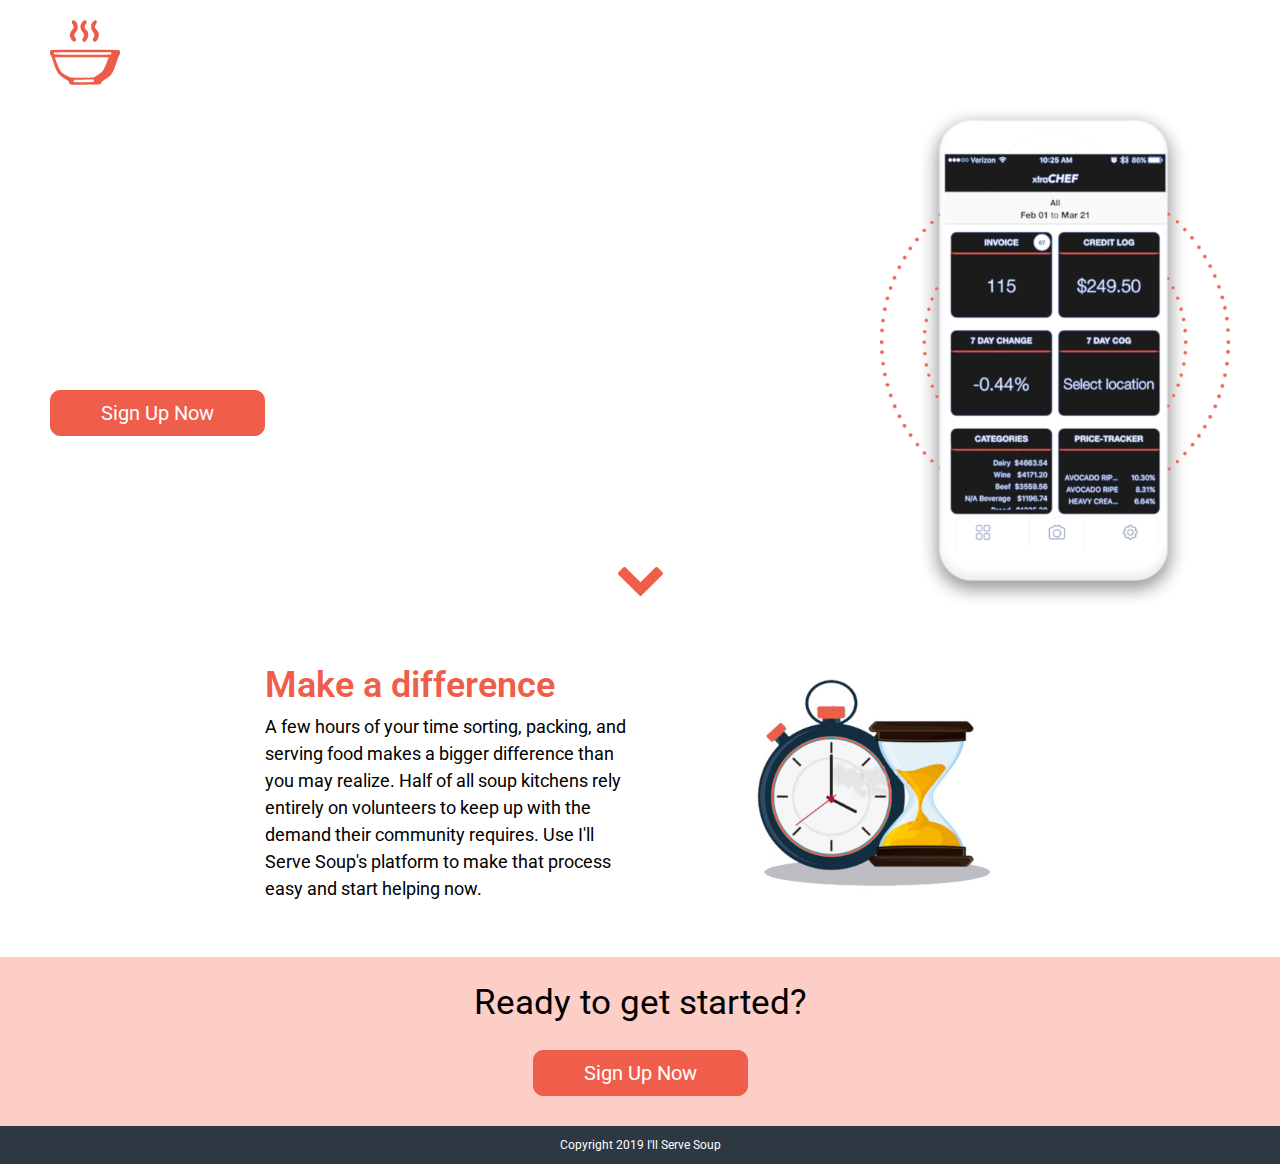
<file: volunteer.html>
<!DOCTYPE html>

<html lang='en'>
<head>
    <meta charset='utf-8'>
    <meta name='viewport' content="width=device-width">
    <title>I'll Serve Soup 2 | Volunteers</title>

    <link href="css/index.css" rel="stylesheet">
    <link href="https://fonts.googleapis.com/css?family=Roboto" rel="stylesheet">
    <link rel="stylesheet" href="https://cdnjs.cloudflare.com/ajax/libs/font-awesome/4.7.0/css/font-awesome.min.css">

    <script src="js/typewriter.js" async></script>
    <script src="js/header-volunteer-page.js" async></script>
</head>

<body>
    <div class="container volunteer">

        <!-- Above Fold -->
        <section class='above-fold'>
            <header>
                <div class = 'left'>
                    <div class='logo'>
                            <img src="img/logo.svg" alt="bowl of soup">
                    </div>
            
                    <p>I'll Serve Soup - Volunteers</p>    
                </div>

                <div class = 'right'>
                    <a href = 'index.html'><button button>Back</button></a>
                </div>
            </header>
        
            <section class='hero'>
                <div class='content'>
                    <h1>Looking to <span id='app'></span></h1>
                    
                    <h2>One of the biggest challenges facing soup kitchens is finding volunteers. You can make a big difference in your community by donating even a couple hours of your time.</h2>
                    
                    <a href='https://ill-serve-soup-2.netlify.com'><button>Sign Up Now</button></a>  
 
                </div>
                
                <div class='img'>
                    <img src="img/ill-serve-soup-2-mobile.png" alt="preview of our product">
                </div>
            </section>
        </section>

        <!-- Bouncing Arrow -->
        <div class = 'arrow bounce'>
            <a class = 'fa fa-chevron-down' href="#scroll"></a>
        </div>

        <!-- Main Content -->
        <section class='main-content'>
            <div class='how'>
                <div class='first block'>
                    <div class='content'>
                        <h3>Make a difference</h3>
                        <p>A few hours of your time sorting, packing, and serving food makes a bigger difference than you may realize. Half of all soup kitchens rely entirely on volunteers to keep up with the demand their community requires. Use I'll Serve Soup's platform to make that process easy and start helping now.</p>
                    </div>
    
                    <div class="img" id="scroll">
                        <img src="img/wasting-time.jpg" alt="money going in the trash">
                    </div>
                </div>
            </div>
        </section>

        <!-- CTA -->
        <section class="cta">
            <p>Ready to get started?</p>
            <a href='https://ill-serve-soup-2.netlify.com'><button>Sign Up Now</button></a>
        </section>

        <!-- Footer -->
        <footer>
            <p>Copyright 2019 I'll Serve Soup</p>
        </footer>

    </div>
</body>
</html>
</file>
<file: css/index.css>
/* http://meyerweb.com/eric/tools/css/reset/ 
   v2.0 | 20110126
   License: none (public domain)
*/
html,
body,
div,
span,
applet,
object,
iframe,
h1,
h2,
h3,
h4,
h5,
h6,
p,
blockquote,
pre,
a,
abbr,
acronym,
address,
big,
cite,
code,
del,
dfn,
em,
img,
ins,
kbd,
q,
s,
samp,
small,
strike,
strong,
sub,
sup,
tt,
var,
b,
u,
i,
center,
dl,
dt,
dd,
ol,
ul,
li,
fieldset,
form,
label,
legend,
table,
caption,
tbody,
tfoot,
thead,
tr,
th,
td,
article,
aside,
canvas,
details,
embed,
figure,
figcaption,
footer,
header,
hgroup,
menu,
nav,
output,
ruby,
section,
summary,
time,
mark,
audio,
video {
  margin: 0;
  padding: 0;
  border: 0;
  font-size: 100%;
  font: inherit;
  vertical-align: baseline;
}
/* HTML5 display-role reset for older browsers */
article,
aside,
details,
figcaption,
figure,
footer,
header,
hgroup,
menu,
nav,
section {
  display: block;
}
body {
  line-height: 1;
}
ol,
ul {
  list-style: none;
}
blockquote,
q {
  quotes: none;
}
blockquote:before,
blockquote:after,
q:before,
q:after {
  content: '';
  content: none;
}
table {
  border-collapse: collapse;
  border-spacing: 0;
}
* {
  box-sizing: border-box;
  scroll-behavior: smooth;
}
html {
  font-size: 62.5%;
}
h1 {
  font-size: 5rem;
  color: white;
  font-family: Roboto;
}
@media (max-width: 1000px) {
  h1 {
    font-size: 4rem;
  }
}
h2 {
  font-size: 2.5rem;
  font-family: Roboto;
  line-height: 1.5;
}
@media (max-width: 1000px) {
  h2 {
    font-size: 2rem;
  }
}
h3 {
  font-size: 3.6rem;
  font-weight: 600;
  color: #EF5E4A;
  margin-bottom: 10px;
  font-family: Roboto;
}
@media (max-width: 1000px) {
  h3 {
    font-size: 2.88rem;
  }
}
p {
  font-size: 1.8rem;
  line-height: 1.5;
  font-family: Roboto;
}
button {
  font-family: Roboto;
}
.landing-page .above-fold {
  background-image: url("https://i.imgur.com/l6CuvKu.jpg");
}
@media (max-width: 1000px) {
  .landing-page .above-fold {
    height: 530px;
  }
}
@media (max-width: 850px) {
  .landing-page .above-fold {
    height: 830px;
  }
}
.landing-page .above-fold header {
  max-width: 1300px;
  margin: 0 auto;
  display: flex;
  padding: 20px 50px;
  align-items: center;
  justify-content: space-between;
}
@media (max-width: 850px) {
  .landing-page .above-fold header {
    justify-content: center;
    padding-bottom: 0;
  }
}
.landing-page .above-fold header .left {
  display: flex;
  align-items: center;
}
.landing-page .above-fold header .left img {
  width: 70px;
  height: auto;
}
@media (max-width: 1000px) {
  .landing-page .above-fold header .left img {
    width: 50px;
  }
}
@media (max-width: 850px) {
  .landing-page .above-fold header .left img {
    margin-left: 40px;
  }
}
.landing-page .above-fold header .left p {
  color: white;
  margin-left: 20px;
}
@media (max-width: 850px) {
  .landing-page .above-fold header .left p {
    display: none;
  }
}
.landing-page .above-fold header .right button {
  border-radius: 10px;
  color: white;
  background-color: #EF5E4A;
  cursor: pointer;
  border: 1px solid #EF5E4A;
  font-size: 1.4rem;
  border-color: white;
  background: rgba(255, 0, 0, 0);
  padding: 5px 15px;
  margin-right: 95px;
}
.landing-page .above-fold header .right button:hover {
  background: #000000;
}
.landing-page .above-fold header .right button:active {
  transition-duration: 0.6s;
  transition: all 0.6s ease-out;
  box-shadow: 0 3px 15px -2px rgba(0, 0, 0, 0.85);
  transform: scale(0.9);
}
.landing-page .above-fold header .right button:focus {
  outline: 0;
}
@media (max-width: 1000px) {
  .landing-page .above-fold header .right button {
    margin: 0 71px;
  }
}
@media (max-width: 850px) {
  .landing-page .above-fold header .right button {
    margin: 0 40px;
  }
}
.landing-page .above-fold .hero {
  max-width: 1300px;
  margin: 0 auto;
  display: flex;
  height: 500px;
  justify-content: space-between;
}
@media (max-width: 1000px) {
  .landing-page .above-fold .hero {
    height: 409px;
  }
}
@media (max-width: 850px) {
  .landing-page .above-fold .hero {
    flex-wrap: wrap;
    overflow: hidden;
    justify-content: center;
    height: 761px;
  }
}
.landing-page .above-fold .hero .content {
  margin: 50px 0 0 50px;
}
@media (max-width: 850px) {
  .landing-page .above-fold .hero .content {
    display: flex;
    justify-content: center;
    flex-wrap: wrap;
    width: 600px;
    margin-left: 0;
    margin: 40px 25px 0 25px;
    text-align: center;
  }
}
.landing-page .above-fold .hero .content h2 {
  color: white;
  margin-top: 30px;
}
.landing-page .above-fold .hero .content button {
  border-radius: 10px;
  color: white;
  background-color: #EF5E4A;
  cursor: pointer;
  border: 1px solid #EF5E4A;
  margin: 40px 0;
  padding: 10px 50px;
  font-size: 2rem;
}
.landing-page .above-fold .hero .content button:hover {
  background-color: #ec3b23;
}
.landing-page .above-fold .hero .content button:active {
  transition-duration: 0.6s;
  transition: all 0.6s ease-out;
  box-shadow: 0 3px 15px -2px rgba(0, 0, 0, 0.85);
  transform: scale(0.9);
}
.landing-page .above-fold .hero .content button:focus {
  outline: 0;
}
.landing-page .above-fold .hero .img {
  max-width: 350px;
  min-width: 350px;
  width: 45%;
  display: flex;
  justify-content: center;
  margin: 0 50px;
}
@media (max-width: 1000px) {
  .landing-page .above-fold .hero .img {
    max-width: 300px;
    min-width: 300px;
  }
}
.landing-page .above-fold .hero .img img {
  width: 100%;
  height: auto;
}
@media (max-width: 850px) {
  .landing-page .above-fold .hero .img img {
    height: 500px;
    width: auto;
  }
}
.landing-page .arrow {
  position: absolute;
  top: 577px;
  left: 50%;
  transform: translate(-50%, -50%);
}
@media (max-width: 1000px) {
  .landing-page .arrow {
    top: 500px;
  }
}
@media (max-width: 850px) {
  .landing-page .arrow {
    top: 800px;
  }
}
.landing-page a {
  color: #EF5E4A;
  text-decoration: none;
}
.landing-page .bounce {
  animation: bounce 2s infinite;
  -webkit-animation: bounce 2s infinite;
}
.landing-page infinite {
  animation: bounce 2s infinite;
}
.landing-page .fa {
  font-size: 5rem;
}
@keyframes bounce {
  0%,
  20%,
  50%,
  80%,
  100% {
    transform: translateY(0);
  }
  40% {
    transform: translateY(-15px);
  }
  60% {
    transform: translateY(-7.5px);
  }
}
.landing-page .main-content {
  max-width: 800px;
  width: 100%;
  margin: 0 auto;
}
.landing-page .main-content .how .block {
  margin: 50px 25px;
}
.landing-page .main-content .how .first {
  display: flex;
}
@media (max-width: 600px) {
  .landing-page .main-content .how .first {
    flex-direction: column;
    align-items: center;
  }
}
.landing-page .main-content .how .first .content {
  width: 50%;
  padding-top: 60px;
}
@media (max-width: 600px) {
  .landing-page .main-content .how .first .content {
    order: 1;
    width: 100%;
    text-align: center;
    padding-top: 30px;
  }
}
.landing-page .main-content .how .first .img {
  width: 45%;
  display: flex;
  justify-content: center;
}
@media (max-width: 600px) {
  .landing-page .main-content .how .first .img {
    margin-right: 23px;
  }
}
.landing-page .main-content .how .first .img img {
  width: auto;
  height: 300px;
}
@media (max-width: 1000px) {
  .landing-page .main-content .how .first .img img {
    height: 250px;
  }
}
.landing-page .main-content .how .second {
  display: flex;
}
@media (max-width: 600px) {
  .landing-page .main-content .how .second {
    flex-direction: column;
    align-items: center;
  }
}
.landing-page .main-content .how .second .content {
  order: 2;
  width: 55%;
  padding: 20px 0 0 40px;
}
@media (max-width: 600px) {
  .landing-page .main-content .how .second .content {
    width: 100%;
    text-align: center;
    padding: 30px 0 0 0;
  }
}
.landing-page .main-content .how .second .img {
  width: 45%;
  display: flex;
  justify-content: center;
}
.landing-page .main-content .how .second .img img {
  width: auto;
  height: 250px;
}
@media (max-width: 1000px) {
  .landing-page .main-content .how .second .img img {
    height: 208px;
  }
}
.landing-page .main-content .how .third {
  display: flex;
  margin-bottom: 75px;
}
@media (max-width: 600px) {
  .landing-page .main-content .how .third {
    flex-direction: column;
    align-items: center;
  }
}
.landing-page .main-content .how .third .content {
  width: 50%;
  padding-top: 55px;
}
@media (max-width: 600px) {
  .landing-page .main-content .how .third .content {
    order: 1;
    width: 100%;
    text-align: center;
    padding-top: 30px;
  }
}
.landing-page .main-content .how .third .img {
  width: 45%;
  display: flex;
  justify-content: center;
}
.landing-page .main-content .how .third .img img {
  width: auto;
  height: 250px;
}
@media (max-width: 1000px) {
  .landing-page .main-content .how .third .img img {
    height: 208px;
  }
}
.landing-page .cta {
  display: flex;
  justify-content: center;
  align-items: center;
  padding: 20px 0 10px 0;
  background: #FDCEC6;
  flex-direction: column;
}
.landing-page .cta p {
  font-size: 3.5rem;
  font-weight: 600px;
  margin: 0 25px;
}
@media (max-width: 850px) {
  .landing-page .cta p {
    text-align: center;
  }
}
.landing-page .cta button {
  border-radius: 10px;
  color: white;
  background-color: #EF5E4A;
  cursor: pointer;
  border: 1px solid #EF5E4A;
  margin: 20px 0;
  padding: 10px 50px;
  font-size: 2rem;
}
.landing-page .cta button:hover {
  background-color: #ec3b23;
}
.landing-page .cta button:active {
  transition-duration: 0.6s;
  transition: all 0.6s ease-out;
  box-shadow: 0 3px 15px -2px rgba(0, 0, 0, 0.85);
  transform: scale(0.9);
}
.landing-page .cta button:focus {
  outline: 0;
}
.landing-page footer {
  display: flex;
  justify-content: center;
  padding: 10px 0;
  background: #2e3842;
  color: white;
}
.landing-page footer p {
  font-size: 1.2rem;
}
.volunteer .above-fold {
  background-image: url("https://i.imgur.com/l6CuvKu.jpg");
}
@media (max-width: 1000px) {
  .volunteer .above-fold {
    height: 530px;
  }
}
@media (max-width: 850px) {
  .volunteer .above-fold {
    height: 830px;
  }
}
.volunteer .above-fold header {
  max-width: 1300px;
  margin: 0 auto;
  display: flex;
  padding: 20px 50px;
  align-items: center;
  justify-content: space-between;
}
@media (max-width: 850px) {
  .volunteer .above-fold header {
    justify-content: center;
    padding-bottom: 0;
  }
}
.volunteer .above-fold header .left {
  display: flex;
  align-items: center;
}
.volunteer .above-fold header .left img {
  width: 70px;
  height: auto;
}
@media (max-width: 1000px) {
  .volunteer .above-fold header .left img {
    width: 50px;
  }
}
.volunteer .above-fold header .left p {
  color: white;
  margin-left: 20px;
}
@media (max-width: 850px) {
  .volunteer .above-fold header .left p {
    display: none;
  }
}
.volunteer .above-fold header .right button {
  border-radius: 10px;
  color: white;
  background-color: #EF5E4A;
  cursor: pointer;
  border: 1px solid #EF5E4A;
  font-size: 1.4rem;
  border-color: white;
  background: rgba(255, 0, 0, 0);
  padding: 5px 15px;
  margin-right: 140px;
}
.volunteer .above-fold header .right button:hover {
  background: #000000;
}
.volunteer .above-fold header .right button:active {
  transition-duration: 0.6s;
  transition: all 0.6s ease-out;
  box-shadow: 0 3px 15px -2px rgba(0, 0, 0, 0.85);
  transform: scale(0.9);
}
.volunteer .above-fold header .right button:focus {
  outline: 0;
}
@media (max-width: 1000px) {
  .volunteer .above-fold header .right button {
    margin: 0 125px;
    margin-right: 118px;
  }
}
@media (max-width: 850px) {
  .volunteer .above-fold header .right button {
    margin: 0 40px;
  }
}
.volunteer .above-fold .hero {
  max-width: 1300px;
  margin: 0 auto;
  display: flex;
  height: 500px;
  justify-content: space-between;
}
@media (max-width: 1000px) {
  .volunteer .above-fold .hero {
    height: 409px;
  }
}
@media (max-width: 850px) {
  .volunteer .above-fold .hero {
    flex-wrap: wrap;
    overflow: hidden;
    justify-content: center;
    height: 761px;
  }
}
.volunteer .above-fold .hero .content {
  margin: 50px 0 0 50px;
}
@media (max-width: 850px) {
  .volunteer .above-fold .hero .content {
    display: flex;
    justify-content: center;
    flex-wrap: wrap;
    width: 600px;
    margin-left: 0;
    margin: 40px 25px 0 25px;
    text-align: center;
  }
}
.volunteer .above-fold .hero .content h2 {
  color: white;
  margin-top: 30px;
}
.volunteer .above-fold .hero .content button {
  border-radius: 10px;
  color: white;
  background-color: #EF5E4A;
  cursor: pointer;
  border: 1px solid #EF5E4A;
  margin: 40px 0;
  padding: 10px 50px;
  font-size: 2rem;
}
.volunteer .above-fold .hero .content button:hover {
  background-color: #ec3b23;
}
.volunteer .above-fold .hero .content button:active {
  transition-duration: 0.6s;
  transition: all 0.6s ease-out;
  box-shadow: 0 3px 15px -2px rgba(0, 0, 0, 0.85);
  transform: scale(0.9);
}
.volunteer .above-fold .hero .content button:focus {
  outline: 0;
}
.volunteer .above-fold .hero .img {
  max-width: 350px;
  min-width: 350px;
  width: 45%;
  display: flex;
  justify-content: center;
  margin: 0 50px;
}
@media (max-width: 1000px) {
  .volunteer .above-fold .hero .img {
    max-width: 300px;
    min-width: 300px;
  }
}
.volunteer .above-fold .hero .img img {
  width: 100%;
  height: auto;
}
@media (max-width: 850px) {
  .volunteer .above-fold .hero .img img {
    height: 500px;
    width: auto;
  }
}
.volunteer .arrow {
  position: absolute;
  top: 577px;
  left: 50%;
  transform: translate(-50%, -50%);
}
@media (max-width: 1000px) {
  .volunteer .arrow {
    top: 500px;
  }
}
@media (max-width: 850px) {
  .volunteer .arrow {
    top: 800px;
  }
}
.volunteer .arrow a {
  color: #EF5E4A;
  text-decoration: none;
}
.volunteer .bounce {
  animation: bounce 2s infinite;
  -webkit-animation: bounce 2s infinite;
}
.volunteer infinite {
  animation: bounce 2s infinite;
}
.volunteer .fa {
  font-size: 5rem;
}
@keyframes bounce {
  0%,
  20%,
  50%,
  80%,
  100% {
    transform: translateY(0);
  }
  40% {
    transform: translateY(-15px);
  }
  60% {
    transform: translateY(-7.5px);
  }
}
.volunteer .main-content {
  max-width: 800px;
  width: 100%;
  margin: 0 auto;
}
.volunteer .main-content .how .block {
  margin: 50px 25px;
}
.volunteer .main-content .how .first {
  display: flex;
}
@media (max-width: 600px) {
  .volunteer .main-content .how .first {
    flex-direction: column;
    align-items: center;
  }
}
.volunteer .main-content .how .first .content {
  width: 50%;
  padding-top: 10px;
}
@media (max-width: 600px) {
  .volunteer .main-content .how .first .content {
    order: 1;
    width: 100%;
    text-align: center;
    padding-top: 30px;
  }
}
.volunteer .main-content .how .first .img {
  display: flex;
  justify-content: center;
  margin-left: 100px;
}
@media (max-width: 600px) {
  .volunteer .main-content .how .first .img {
    margin-left: 0;
  }
}
.volunteer .main-content .how .first .img img {
  width: auto;
  height: 250px;
}
@media (max-width: 1000px) {
  .volunteer .main-content .how .first .img img {
    height: 208px;
  }
}
.volunteer .cta {
  display: flex;
  justify-content: center;
  align-items: center;
  padding: 20px 0 10px 0;
  background: #FDCEC6;
  flex-direction: column;
}
.volunteer .cta p {
  font-size: 3.5rem;
  font-weight: 600px;
  margin: 0 25px;
}
@media (max-width: 850px) {
  .volunteer .cta p {
    text-align: center;
  }
}
.volunteer .cta button {
  border-radius: 10px;
  color: white;
  background-color: #EF5E4A;
  cursor: pointer;
  border: 1px solid #EF5E4A;
  margin: 20px 0;
  padding: 10px 50px;
  font-size: 2rem;
}
.volunteer .cta button:hover {
  background-color: #ec3b23;
}
.volunteer .cta button:active {
  transition-duration: 0.6s;
  transition: all 0.6s ease-out;
  box-shadow: 0 3px 15px -2px rgba(0, 0, 0, 0.85);
  transform: scale(0.9);
}
.volunteer .cta button:focus {
  outline: 0;
}
.volunteer footer {
  display: flex;
  justify-content: center;
  padding: 10px 0;
  background: #2e3842;
  color: white;
}
.volunteer footer p {
  font-size: 1.2rem;
}
/*Add custom cursor so it auto inherits font styles*/
.typed::after {
  content: '|';
  display: inline;
  -webkit-animation: blink 0.7s infinite;
  -moz-animation: blink 0.7s infinite;
  animation: blink 0.7s infinite;
}
/*Removes cursor that comes with typed.js*/
/*Custom cursor animation*/
@keyframes blink {
  0% {
    opacity: 1;
  }
  50% {
    opacity: 0;
  }
  100% {
    opacity: 1;
  }
}
@-webkit-keyframes blink {
  0% {
    opacity: 1;
  }
  50% {
    opacity: 0;
  }
  100% {
    opacity: 1;
  }
}
@-moz-keyframes blink {
  0% {
    opacity: 1;
  }
  50% {
    opacity: 0;
  }
  100% {
    opacity: 1;
  }
}
</file>
